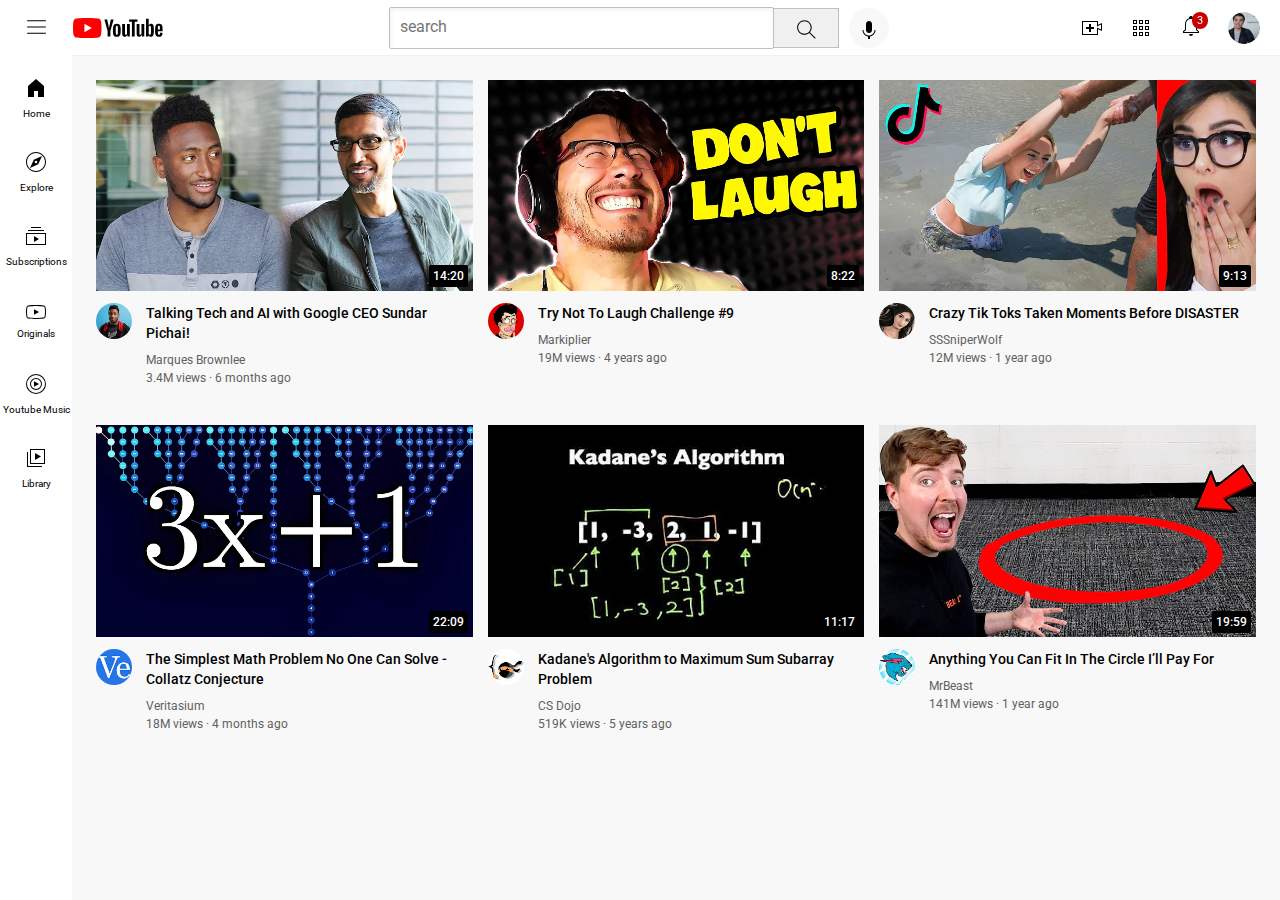
<file: index.html>
<!DOCTYPE html>
<html lang="en">
  <head>
    <meta charset="UTF-8" />
    <meta http-equiv="X-UA-Compatible" content="IE=edge" />
    <meta name="viewport" content="width=device-width, initial-scale=1.0" />
    <title>Youtube.com clone</title>
    <link
      href="https://fonts.googleapis.com/css2?family=Courgette&family=Roboto:wght@400;500;700&display=swap"
      rel="stylesheet"
    />
    <link rel="stylesheet" href="youtube.css" />
  </head>
  <body>
    <div class="header">
      <div class="left-section">
        <img class="hamburger-menu" src="hamburger-menu.svg" alt="" />
        <img class="youtube-logo" src="youtube-logo.svg" alt="" />
      </div>
      <div class="middle-section">
        <input class="search-bar" type="text" placeholder="search" />
        <button class="search-button">
          <img class="search-icon" src="search.svg" alt="" />
          <div class="tooltip">search</div>
        </button>
        <button class="voice-button">
          <img class="voice-icon" src="voice-search-icon.svg" alt="" />
          <div class="tooltip">search with your voice</div>
        </button>
      </div>
      <div class="right-section">
        <div class="upload-icon-container">
            <img class="upload-icon" src="upload.svg" alt="" />
            <div class="tooltip">Create</div>

        </div>
        
        <img class="youtube-icon" src="youtube-apps.svg" alt="" />
        <div class="notification-icon-container">
          <img class="notification-icon" src="notifications.svg" alt="" />
          <div class="notification-count">3</div>
        </div>
        <img class="current-user-picture" src="my-channel.jpeg" alt="" />
      </div>
    </div>
    <div class="sidebar">
        <div class="sidebar-link">
            <a href="https://www.youtube.com/"> <img src="home.svg" alt=""></a>
           
            <div>Home</div>
        </div>
        <div class="sidebar-link">
            <a href="https://www.youtube.com/feed/explore"> <img src="explore.svg" alt=""></a>
            <div>Explore</div>
        </div>
        <div class="sidebar-link">
            <a href="https://www.youtube.com/feed/subscriptions"> <img src="subscriptions.svg" alt=""></a>
           
            <div>Subscriptions</div>
        </div>
        <div class="sidebar-link">
            <img src="originals.svg" alt="">
            <div>Originals</div>
        </div>
        <div class="sidebar-link">
            <a href="https://music.youtube.com/"><img src="youtube-music.svg" alt=""></a>
            
            <div>Youtube Music</div>
        </div>
        <div class="sidebar-link">
            <a href="https://www.youtube.com/feed/library"> <img src="library.svg" alt=""></a>
           
            <div>Library</div>
        </div>
    </div>

    <div class="video-grid">
      <div class="video-preview">
        <div class="thumbnail-row">
            <a href="https://www.youtube.com/watch?v=n2RNcPRtAiY"><img class="thumbnail" src="thumbnail-1.webp" alt="" /></a>
          
          <div class="video-time">14:20</div>
        </div>
        <div class="video-info-grid">
          <div class="channel-picture">
            <img class="profile-picture" src="channel-1.jpeg" alt="" />
          </div>
          <div class="video-info">
            <p class="video-title">
                <a href="https://www.youtube.com/watch?v=n2RNcPRtAiY"> Talking Tech and AI with Google CEO Sundar Pichai!</a>
            </p>
            <p class="video-author">Marques Brownlee</p>
            <p class="video-stat">3.4M views · 6 months ago</p>
          </div>
        </div>
      </div>

      <div class="video-preview">
        <div class="thumbnail-row">
            <a href="https://www.youtube.com/watch?v=mP0RAo9SKZk"><img class="thumbnail" src="thumbnail-2.webp" ></a>
          <div class="video-time">8:22</div>
        </div>
        <div class="video-info-grid">
          <div class="channel-picture">
            <img class="profile-picture" src="channel-2.jpeg" alt="" />
          </div>
          <div class="video-info">
            <p class="video-title">
               <a href="https://www.youtube.com/watch?v=mP0RAo9SKZk">Try Not To Laugh Challenge #9</a> </p>
            <p class="video-author">Markiplier</p>
            <p class="video-stat">19M views · 4 years ago</p>
          </div>
        </div>
      </div>

      <div class="video-preview">
        <div class="thumbnail-row">
          <a href="https://www.youtube.com/watch?v=FgjPQQeTh1w"><img class="thumbnail" src="thumbnail-3.webp" alt="" /></a>
          <div class="video-time">9:13</div>
        </div>
        <div class="video-info-grid">
          <div class="channel-picture">
            <img class="profile-picture" src="channel-3.jpeg" alt="" />
          </div>
          <div class="video-info">
            <p class="video-title">
                <a href="https://www.youtube.com/watch?v=FgjPQQeTh1w">Crazy Tik Toks Taken Moments Before DISASTER</a>
            </p>
            <p class="video-author">SSSniperWolf</p>
            <p class="video-stat">12M views · 1 year ago</p>
          </div>
        </div>
      </div>

      <div class="video-preview">
        <div class="thumbnail-row">
          <a href="https://www.youtube.com/watch?v=094y1Z2wpJg"><img class="thumbnail" src="thumbnail-4.webp" alt="" /></a>
          <div class="video-time">22:09</div>
        </div>
        <div class="video-info-grid">
          <div class="channel-picture">
            <img class="profile-picture" src="channel-4.jpeg" alt="" />
          </div>
          <div class="video-info">
            <p class="video-title">
                <a href="https://www.youtube.com/watch?v=094y1Z2wpJg">The Simplest Math Problem No One Can Solve - Collatz Conjecture</a>
            </p>
            <p class="video-author">Veritasium</p>
            <p class="video-stat">18M views · 4 months ago</p>
          </div>
        </div>
      </div>

      <div class="video-preview">
        <div class="thumbnail-row">
          <a href="https://www.youtube.com/watch?v=86CQq3pKSUw"><img class="thumbnail" src="thumbnail-5.webp" alt="" /></a>
          <div class="video-time">11:17</div>
        </div>
        <div class="video-info-grid">
          <div class="channel-picture">
            <img class="profile-picture" src="channel-5.jpeg" alt="" />
          </div>
          <div class="video-info">
            <p class="video-title">
                <a href="https://www.youtube.com/watch?v=86CQq3pKSUw">Kadane's Algorithm to Maximum Sum Subarray Problem</a>
            </p>
            <p class="video-author">CS Dojo</p>
            <p class="video-stat">519K views · 5 years ago</p>
          </div>
        </div>
      </div>

      <div class="video-preview">
        <div class="thumbnail-row">
          <img class="thumbnail" src="thumbnail-6.webp" alt="" />
          <div class="video-time">19:59</div>
        </div>
        <div class="video-info-grid">
          <div class="channel-picture">
            <a href="https://www.youtube.com/watch?v=yXWw0_UfSFg"><img class="profile-picture" src="channel-6.jpeg" alt="" /></a>
          </div>
          <div class="video-info">
            <p class="video-title">
                <a href="https://www.youtube.com/watch?v=yXWw0_UfSFg">Anything You Can Fit In The Circle I’ll Pay For</a>
              
            </p>
            <p class="video-author">MrBeast</p>
            <p class="video-stat">141M views · 1 year ago</p>
          </div>
        </div>
      </div>
    </div>
  </body>
</html>
</file>
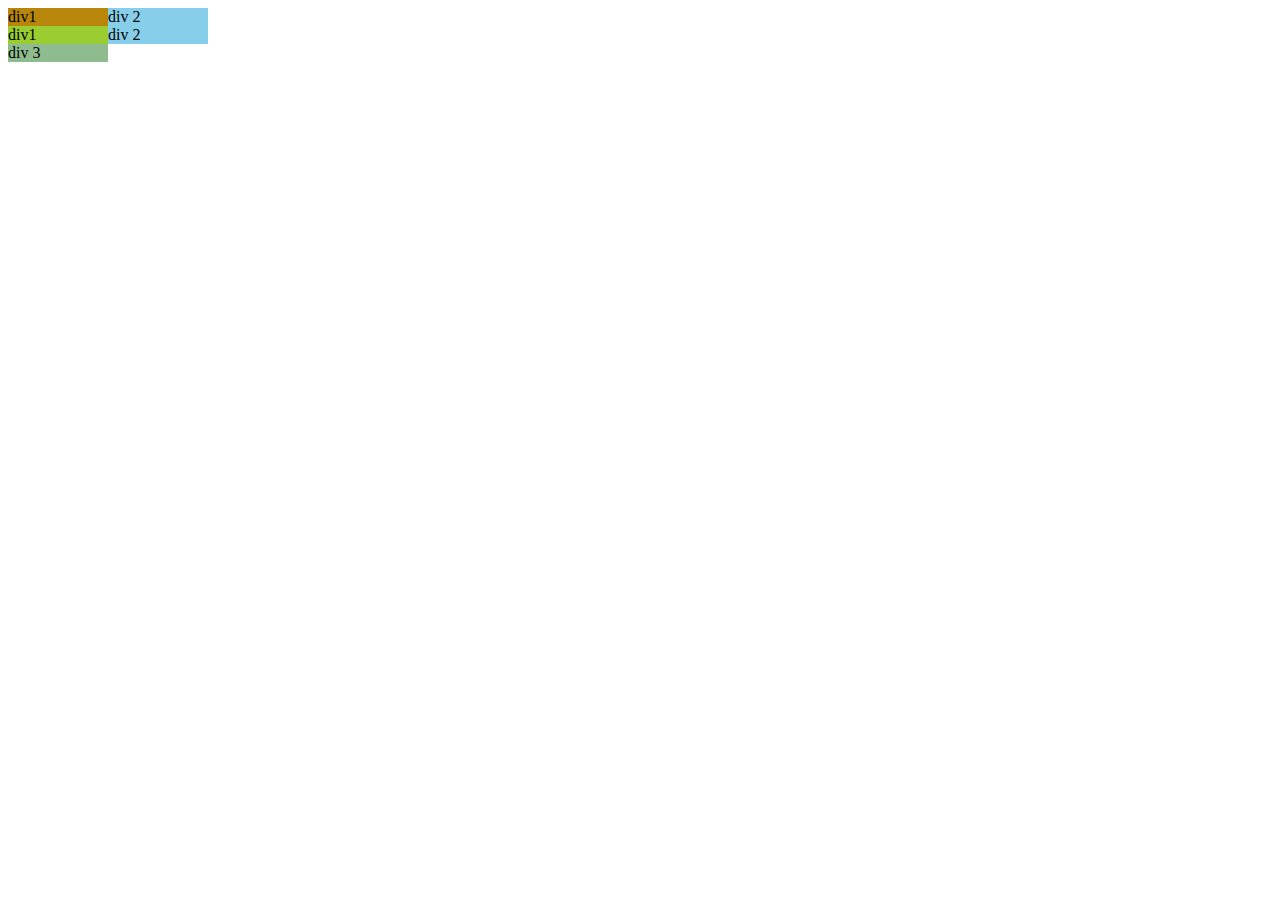
<file: grid.html>
<!DOCTYPE html>
<html lang="en">
<head>
    <meta charset="UTF-8">
    <meta http-equiv="X-UA-Compatible" content="IE=edge">
    <meta name="viewport" content="width=device-width, initial-scale=1.0">
    <title>Grid practice</title>
    <style>
        .grid{
            display: grid;
            grid-template-columns: 100px 100px;
        }
        .grid1{
            background-color: darkgoldenrod;
        }
        .grid10{
            background-color: skyblue;
        }
        .grid0{
            display: grid;
            grid-template-columns: 100px 100px;
        }
        .grid2{
            background-color: yellowgreen;
        }
        .grid20{
            background-color: skyblue;
        }
        .grid21{
            background-color: darkseagreen;
        }

    </style>
</head>
<body>
    <div class="grid">
<div class="grid1">div1</div>
<div class="grid10">div 2</div>

    </div>

    <div class="grid0">
        <div class="grid2">div1</div>
        <div class="grid20">div 2</div>
        <div class="grid21">div 3</div>
        <div></div>
     </div>
</body>
</html>
</file>
<file: youtube.css>
*{
    font-family: roboto, arial;
    margin: 0;
}
.thumbnail {
width: 100%;
}
a{
    text-decoration: none;
    color: black;
}
.video-title{
   margin-top: 0;
   font-size: 14px;
   font-weight: 500;
   line-height: 20px;
   margin-bottom: 10px;
}
.video-author, .video-stat{
    display: block;
    font-size: 12px;
    color: rgb(96, 96,96);
}
.video-info-grid{
    display: grid;
    grid-template-columns: 50px 1fr;
}
.profile-picture{
    width: 36px;
    border-radius: 50px
}
.thumbnail-row{
    margin-bottom: 8px;
    position: relative;
}
.video-author{
    margin-bottom: 4px;
}
.video-grid{
display: grid;
grid-template-columns: 1fr 1fr 1fr;
column-gap: 15px;
row-gap: 40px;
}
@media (max-width: 750px){
    .video-grid{
        grid-template-columns: 1fr 1fr;
    }
    body{
        width: 100%-72px;
    }
    .right-section{

    }
    .header{
       
    }
    .right-section{
       
    }

}
.header{
    height: 55px;
    display: flex;
    flex-direction: row;
    justify-content: space-between;

    position: fixed;
    top: 0;
    left: 0;
    right: 0;
    background-color: white;
    border-bottom-width: 1px;
    border-bottom-style: solid;
    border-bottom-color: rgb(240, 240,240);
    z-index: 100 ;
}
.left-section{
    display: flex;
    align-items: center;
}
.middle-section{
    flex: 1;
    margin-left: 70px;
    margin-right: 35px;
    max-width: 500px;
    display: flex;
    align-items: center;
}
.right-section{
    width: 180px;
    margin-right: 20px;
    display: flex;
    align-items: center;
    justify-content: space-between;
    flex-shrink: 0;
}
.hamburger-menu{
    height: 25px;
    margin-left: 24px;
    margin-right: 24px;
}
.youtube-logo{
    height: 20px;
}
.search-button{
    width: 66px;
    height: 40px;
    background-color: rgb(240, 240,240);
    border-width: 1px;
    border-style: solid;
    border-color:rgb(192, 192,192);
    margin-left: -1px;
    margin-right: 10px;
    position: relative;
}
.search-button, .voice-button, .upload-icon-container{
    display: flex;
    justify-content: center;
    align-items: center;
    position: relative;
}

.search-button .tooltip, .voice-button .tooltip, .upload-icon-container .tooltip{
    font-family: roboto,arial;
position: absolute;
background-color: gray;
color: white;
padding-left: 8px;
padding-right: 8px;
padding-top: 4px;
padding-bottom: 4px;
border-radius: 2px;
font-size: 12px;
bottom: -30px;
opacity: 0;
transition: opacity 0.15s;
pointer-events: none ;
white-space: nowrap;
} 
.search-button:hover .tooltip, .voice-button:hover .tooltip, .upload-icon-container:hover .tooltip{
    opacity: 1;
}
.voice-button{
   height: 40px ; 
   width: 40px;
   border-radius: 20px;
   border: none;
   background-color: rgb(248, 248,248);
}

.search-bar::placeholder{
    font-family: roboto;
    font-size: 16px;
}
.search-bar{
    flex: 1;
    height: 38px;
    padding-left: 10px;
    border: 1px solid rgb(192, 192,192);
    border-radius: 2px;
    box-shadow: inset 1px 2px 5px rgba(0, 0, 0, 0.05);
    border-color:rgb(192, 192,192);
    width: 0;

} 
.search-icon{
    height: 25px;
    margin-top: 4px;
}
.voice-icon{
    height: 24px; 
     margin-top: 4px;
}
.upload-icon{
    height: 24px;
}
.youtube-icon{
    height: 24px;
}
.notification-icon{
    height: 24px;
}
.notification-icon-container{
    position: relative;
}
.notification-count{
    position: absolute;
    top: -2px;
    right: -5px;
    background-color: rgb(200, 0, 0);
    color: white;
    font-family: roboto, arial;
    font-size: 11px;
    padding-left: 5px;
    padding-right: 5px;
    padding-top: 2px;
    padding-bottom: 2px;
    border-radius: 10px;

}

.current-user-picture{
    height: 32px;
    border-radius: 16px;
}
body{
    padding-top: 80px;
    padding-left: 96px;
    padding-right: 24px;
    background-color: rgb(248, 248,248);
}
.sidebar{
    position: fixed;
    left: 0;
    bottom: 0;
    top: 55px;
    background-color: white;
    width: 72px;
    z-index: 200;
    padding-top: 5px;
}
.sidebar-link{
    height: 74px;
    display: flex;
    justify-content: center;
    align-items: center;
    flex-direction: column;
    cursor: pointer;
}
.sidebar-link:hover{
    background-color: rgb(235, 235,235);
}
.sidebar-link img{
height: 24px;
margin-bottom: 4px;
}
.sidebar-link div{
    font-family: roboto, arial;
    font-size: 10px;
}
.video-time{
    font-family: roboto;
    font-size: 12px;
    font-weight: 500;
    padding-left: 4px;
    padding-right: 4px;
    padding-top: 4px;
    padding-bottom: 4px;
    border-radius: 2px;
    background-color: black;
    color: white;
    position: absolute;
    bottom: 8px;
    right: 5px;
}
</file>
